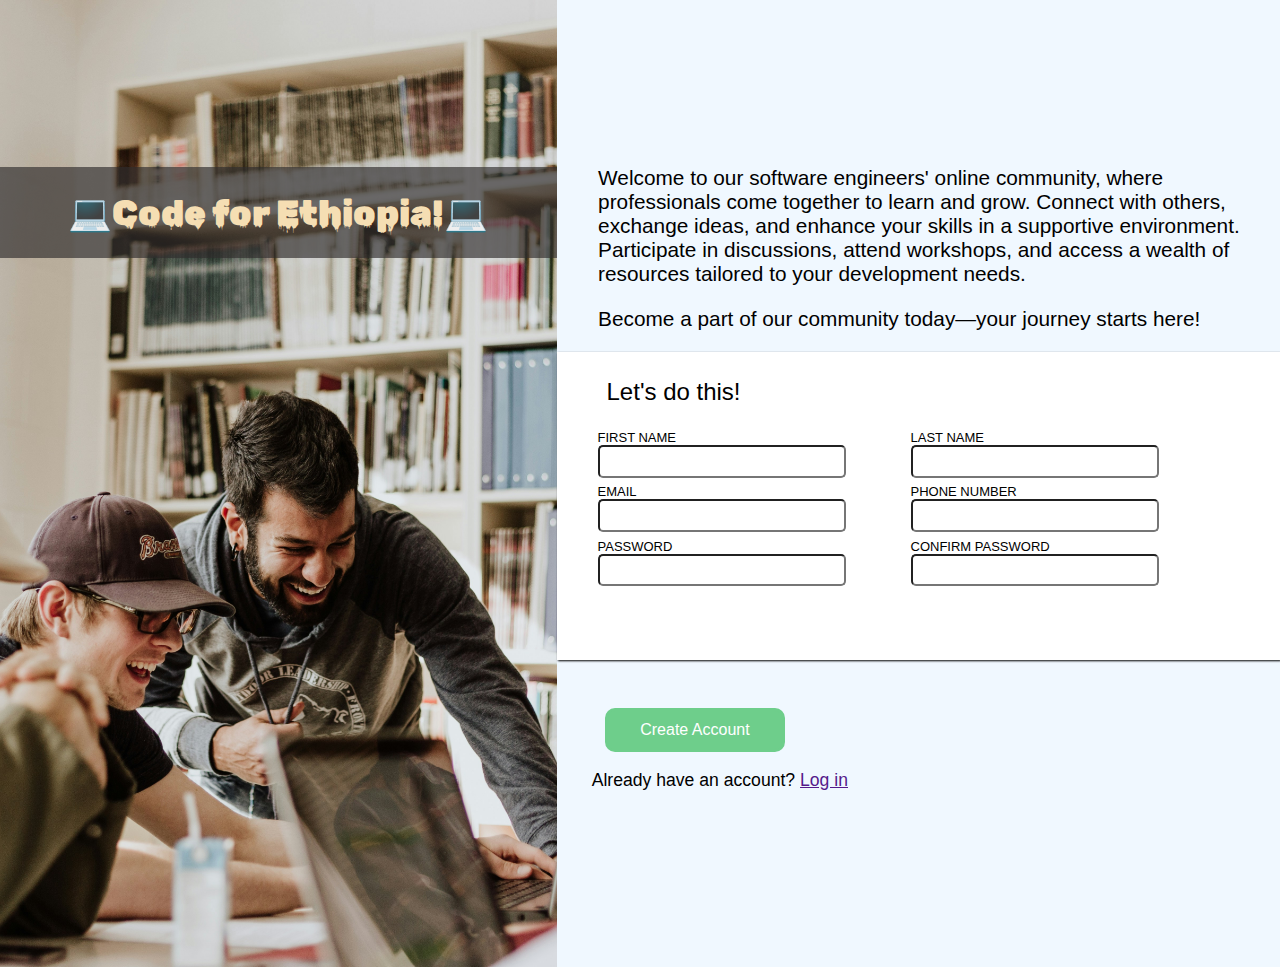
<file: Odin project2/index.html>
<!DOCTYPE html>
<html lang="en">
<head>
    <meta charset="UTF-8">
    <meta name="viewport" content="width=device-width, initial-scale=1.0">
    <title>page</title>
    <link rel="stylesheet" type="text/css" href="style.css">
    <link <link rel="preconnect" href="https://fonts.googleapis.com">
    <link rel="preconnect" href="https://fonts.gstatic.com" crossorigin>
    <link href="https://fonts.googleapis.com/css2?family=Gloria+Hallelujah&family=Roboto:ital,wght@0,100;0,300;0,400;0,500;0,700;0,900;1,100;1,300;1,400;1,500;1,700;1,900&family=Rubik+Wet+Paint&display=swap" rel="stylesheet">
</head>
<body>
    <div class="container">
        <div class="left">
            <div>
                <span>💻Code for Ethiopia!💻</span>
            </div>
        </div>
        <div class="right">
            <div class="top">
                <p>Welcome to our software engineers' online community, where professionals come 
                    together to learn and grow. Connect with others, exchange ideas, and enhance your 
                    skills in a supportive environment. Participate in discussions, 
                    attend workshops, and access a wealth of resources tailored to your development needs.</p>
                <p>Become a part of our community today—your journey starts here!</p>
            </div>
            <div class="account">
                <div class="acc">
                    <p>Let's do this!</p>
                <form>
                    <div class="cont">
                        <div class="div1">
                            <label for="fname">FIRST NAME</label><br>
                            <input type="text" id="fname" name="fname" class="form"><br>
                            <label for="email">EMAIL</label><br>
                            <input type="email" id="email" name="email" required class="form"><br>
                            <label for="pass">PASSWORD</label><br>
                            <input type="password" id="pass" name="password" required class="form"><br>
                        </div>
                        <div class="div2">
                            <label for="lname">LAST NAME</label><br>
                            <input type="text" id="lname" name="lname" class="form"><br>
                            <label for="phone">PHONE NUMBER</label><br>
                            <input type="text" id="phone" name="phone" required class="form"><br>
                            <label for="Cpass">CONFIRM PASSWORD</label><br>
                            <input type="password" id="Cpass" name="password" required class="form"><br>
                        </div>
                    </div>
                </div>
                    <div class="bottom">
                        <div><input id="sub" type="submit" value="Create Account"></div>
                        <p>Already have an account? <a href="">Log in</a></p>
                    </div>
                </form>
            </div>
        </div>
    </div>
</body>
</html>
</file>
<file: Odin project2/style.css>
body{
    margin: 0px;
}
.container{
    display: grid;
    grid-template-columns: 1fr 1.3fr;
}
.left{
    background-image: url(background.jpg);
    background-size: cover;
    background-position: center;
}
.left div{
    padding: 0.7em;
    margin-top: 30%;
    text-align: center;
    background-color: rgba(48, 46, 46, 0.664);
    color:wheat;
    font-size: 2.2em;
    font-family: "Rubik Wet Paint", system-ui;
}
.right{
    background-color: aliceblue;
}
.top{
    padding-left: 2em;
    padding-top: 5em;
    font-size: 1.3rem;
    font-family:cursive, 'Gill Sans MT', Calibri, 'Trebuchet MS', sans-serif, Geneva, Tahoma, sans-serif, Haettenschweiler, 'Arial Narrow Bold', sans-serif, Cochin, Georgia, Times, 'Times New Roman', serif, Times, serif, 'Gill Sans MT', Calibri, 'Trebuchet MS', sans-serif, 'Arial Narrow', Arial, sans-serif ;
    margin-top: 2em;
}
.acc{
    border: 2px solid white;
    background-color: white;
    box-shadow: 1px 1px 2px;
}
.account p{
    padding-left: 2em;
    font-size: 1.5rem;
    font-family:'Gill Sans', 'Gill Sans MT', Calibri, 'Trebuchet MS', sans-serif, 'Arial Narrow', Arial, sans-serif ;
}
.cont{
    display: flex;
    gap: 10vw;
    padding-bottom: 5em;
}
.cont .div1{
    padding-left: 3em;
}
.cont{
    font-family: Verdana, Geneva, Tahoma, sans-serif;
    font-size: small;
}
.bottom #sub{
    background-color: rgb(110, 206, 139);
    border: 3px solid rgb(110, 206, 139);
    border-radius: 10px;
    margin-left: 3em;
    margin-top: 3em;
    padding: 10px;
    width: 25%;
    font-size: medium;
    text-align: center;
    color: white;
}
.bottom p{
    font-size: 1.1em;
    margin-bottom: 10em;
}
.form{
    width: 130%;
    height: 2em;
    margin-bottom: 0.5em;
    border-radius: 5px;
}
</file>
